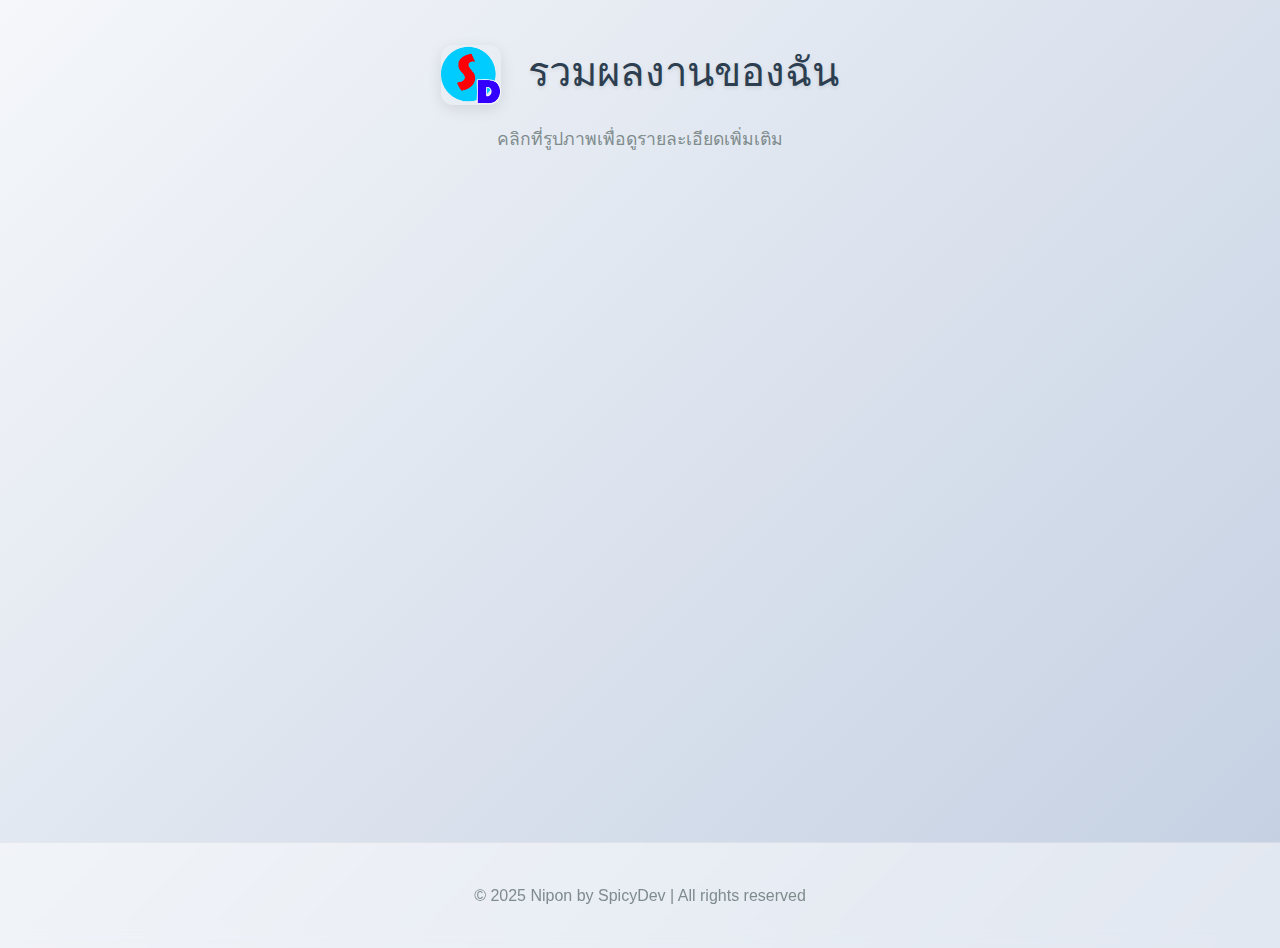
<file: index.html>
<!DOCTYPE html>
<html lang="en">
<head>
    <meta charset="UTF-8">
    <meta name="viewport" content="width=device-width, initial-scale=1.0">
    <title>Project - Me</title>
    <link rel="icon" href="./logo.png">
    <link rel="stylesheet" href="style.css">
</head>
<body>
    <div>
        <div class="header">
            <img class="logo" src="./logo.png" width="60">
            <span class="header>">รวมผลงานของฉัน</span>
        </div>
        <div class="subtitle">
            <p>คลิกที่รูปภาพเพื่อดูรายละเอียดเพิ่มเติม</p>
        </div>
               
        <p></p>
    </div>

    <div class="grid-container">
        <a href="./resume.html" class="grid-item">
            <img src="./resume.png" width="100">
            <h1>Resuma</h1>
            <p class="project-description">
                ประวัติส่วนตัวและประสบการณ์การทำงาน พร้อมด้วยทักษะและความสามารถต่างๆ
            </p>
            <div class="project-tech">
                <span class="tech-tag">..</span>
                <span class="tech-tag">..</span>
                <span class="tech-tag">..</span>
            </div>
        </a>
        
        <a href="./certification.html" class="grid-item">
            <img src="./certification.png" width="100">
            <h1>Certification</h1>
                <p class="project-description">
                    รวมใบประกาศนียบัตรและการรับรองต่างๆ ที่ได้รับจากการเรียนรู้และพัฒนาตนเอง
                </p>
                <div class="project-tech">
                    <span class="tech-tag">HTML</span>
                    <span class="tech-tag">CSS</span>
                    <!-- <span class="tech-tag">..</span> -->
                </div>
        </a>

        <a href="./health-tools.html" class="grid-item">
            <img src="./Health.png" width="100">
            <h1>Health Calculator</h1>
            <p class="project-description">
                เครื่องมือคำนวณด้านสุขภาพ เช่น BMI, การคำนวณแคลอรี่ และเครื่องมือติดตามสุขภาพอื่นๆ
            </p>
            <div class="project-tech">
                <span class="tech-tag">HTML</span>
                <span class="tech-tag">CSS</span>
                <span class="tech-tag">JavaScript</span>
            </div>
        </a>

        <div class="grid-item">
            <br><br>
            <h2>โปรเจกต์ใหม่กำลังพัฒนา ติดตามได้ในเร็วๆ นี้!</h2>
            <br>
        </div>

        

    </div>
    <div class="footer">
        &copy; 2025 Nipon by SpicyDev | All rights reserved
    </div>
    
</body>
</html>
</file>
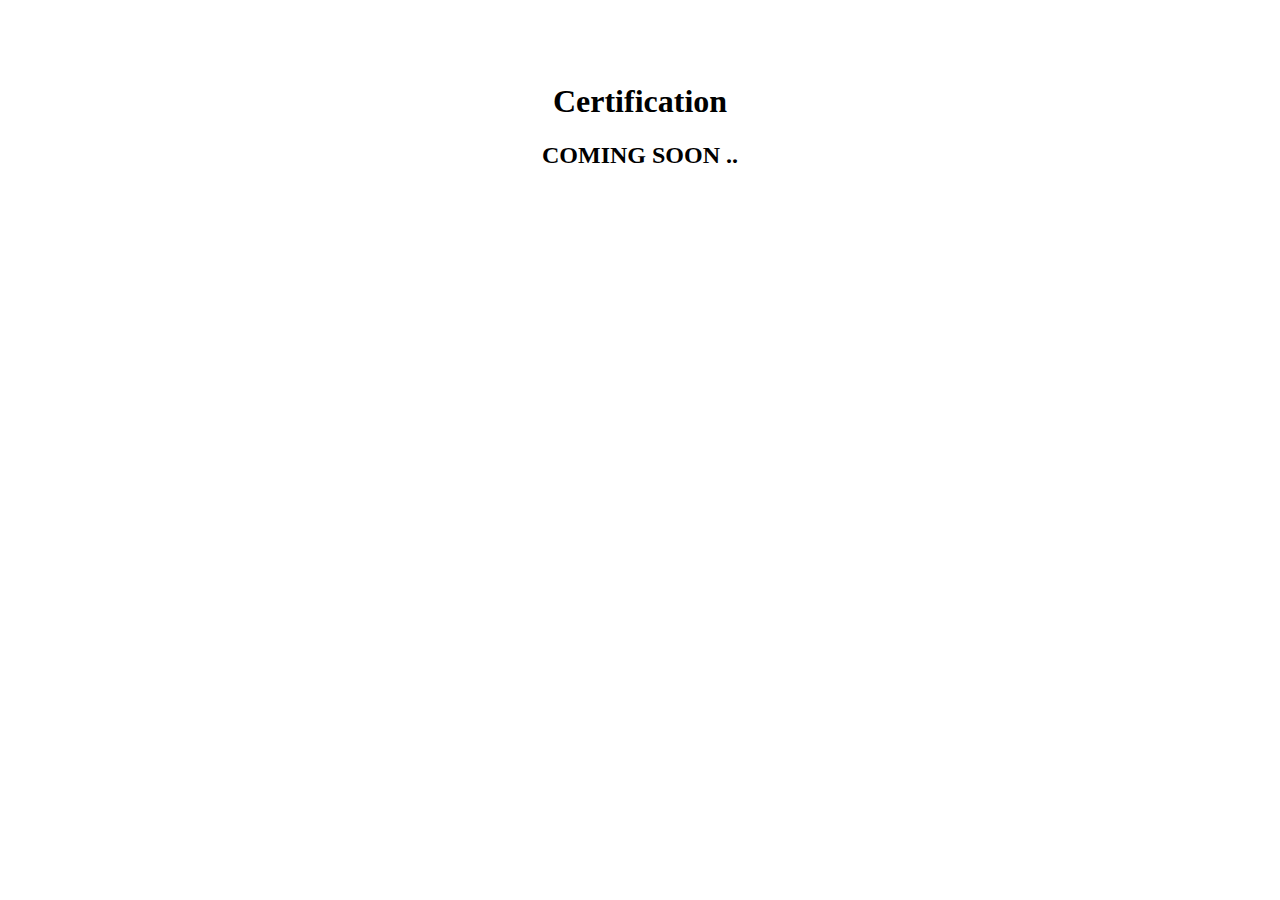
<file: certification.html>
<!DOCTYPE html>
<html lang="en">
<head>
    <meta charset="UTF-8">
    <meta name="viewport" content="width=device-width, initial-scale=1.0">
    <title>Certification - Me</title>
</head>
<body>
    <br><br><br>
    <h1><center>Certification</center></h1>
    <h2><center>COMING SOON ..</center></h2>
    
</body>
</html>
</file>
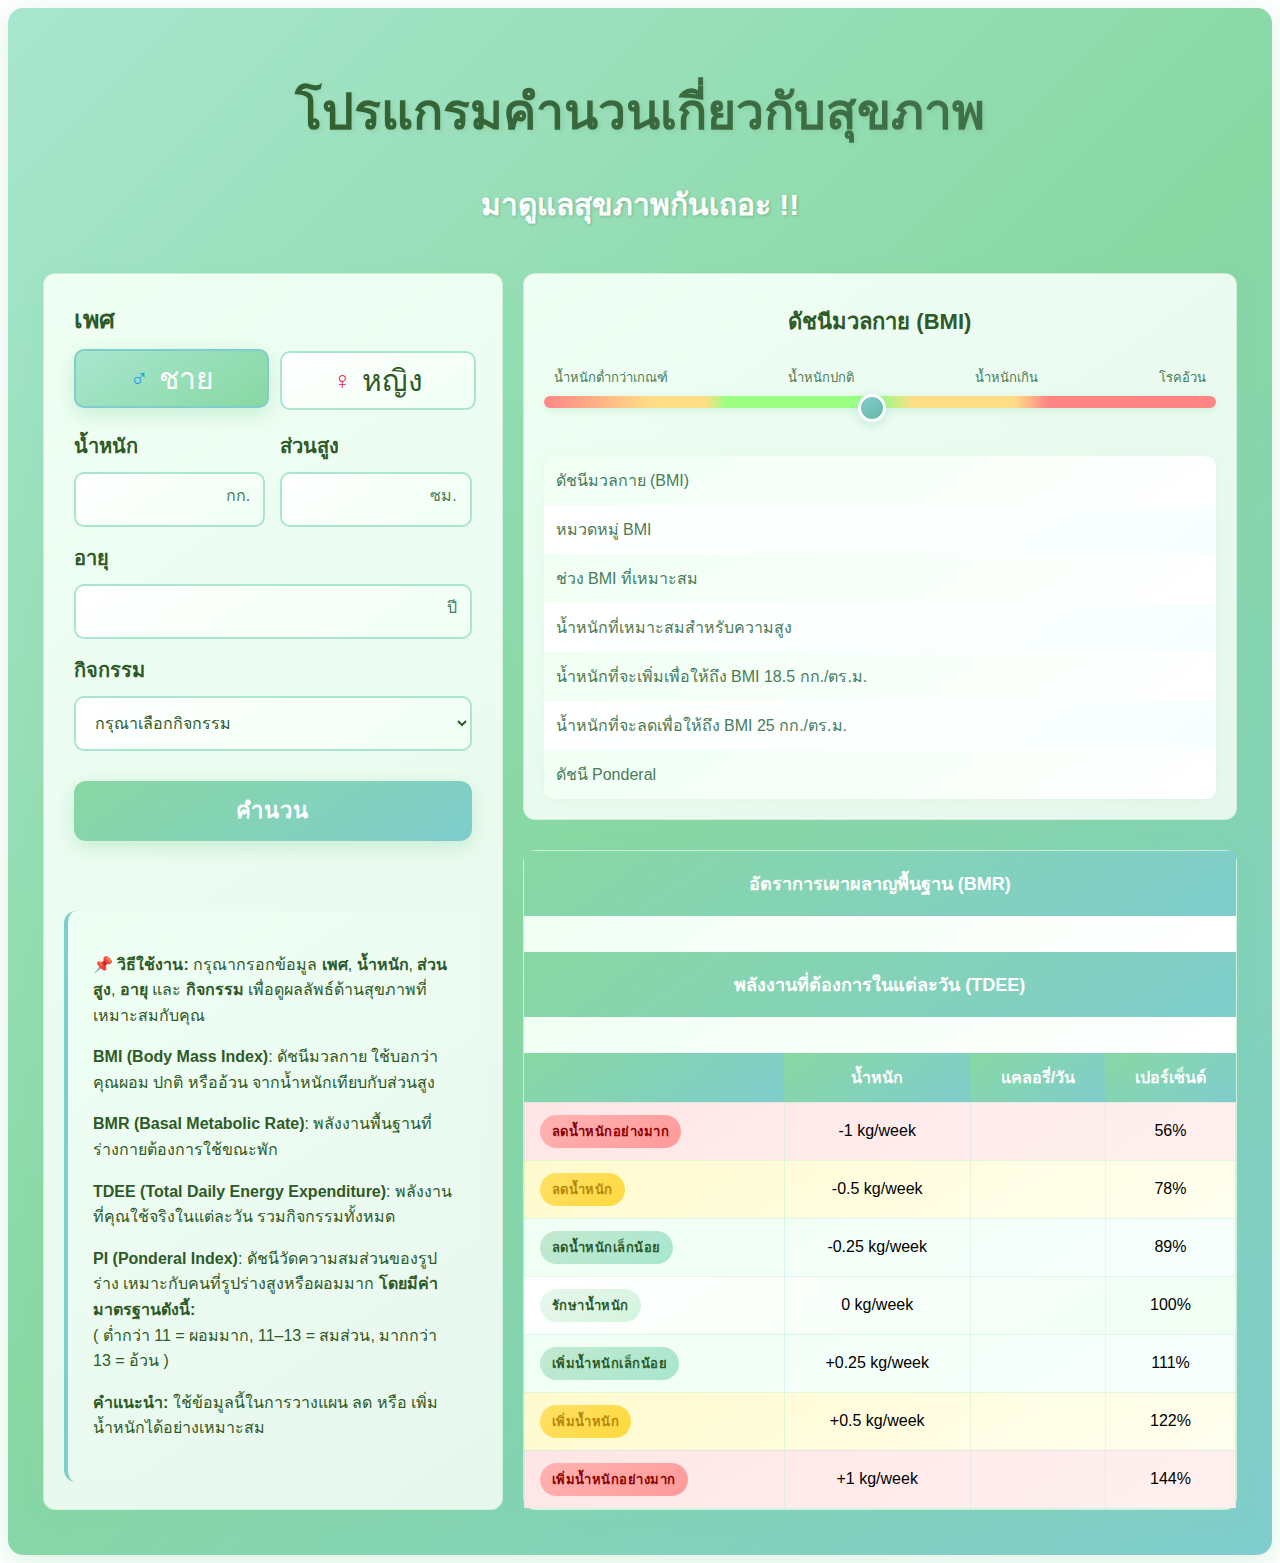
<file: health-tools.html>
<!DOCTYPE html>
<html lang="en">

<head>
    <meta charset="UTF-8">
    <meta name="viewport" content="width=device-width, initial-scale=1.0">
    <title>Health Calculator</title>
    <link rel="stylesheet" href="./health-tools.css">
</head>

<body>
    <div class="header">
        <h1>โปรแกรมคำนวนเกี่ยวกับสุขภาพ</h1>
        <h3>มาดูแลสุขภาพกันเถอะ !!</h3>

        <div class="grid-container">
            <div class="input-container">

                <!-- เลือกเพศ -->
                <div class="calculator-container">
                    <label class="form-label">เพศ</label>
                    <form class="calculator-form">
                        <div class="gender-option">
                            <input type="radio" id="male" name="gender" value="1" checked>
                            <label for="male">
                                <span class="icon icon-male">♂</span> ชาย
                            </label>
                        </div>
                        <div class="gender-option">
                            <input type="radio" id="female" name="gender" value="0">
                            <label for="female">
                                <span class="icon icon-female">♀</span> หญิง
                            </label>
                        </div>
                    </form>
                </div>

                <!-- น้ำหนัก && ส่วนสูง -->
                <div class="weight-height-form">
                    <form class="input-group">
                        <div class="weight-box">
                            <label class="input-label">น้ำหนัก</label>
                            <input type="text" id="weight" inputmode="numeric" pattern="[0-9]*"
                                oninput="this.value = this.value.replace(/[^0-9]/g, '').slice(0, 3)" placeholder=" ">
                            <span class="unit">กก.</span>
                        </div>

                        <div class="height-box">
                            <label class="input-label">ส่วนสูง</label>
                            <input type="text" id="height" inputmode="numeric" pattern="[0-9]*"
                                oninput="this.value = this.value.replace(/[^0-9]/g, '').slice(0, 3)" placeholder=" ">
                            <span class="unit">ซม.</span>
                        </div>

                    </form>
                </div>

                <!-- อายุ -->
                <div class="age-form">
                    <div class="age-box">
                        <label class="input-label">อายุ</label>
                        <input type="text" id="age" inputmode="numeric" pattern="[0-9]*"
                            oninput="this.value = this.value.replace(/[^0-9]/g, '').slice(0, 3)" placeholder=" ">
                        <span class="unit">ปี</span>
                    </div>
                </div>

                <!-- กิจกรรม -->
                <div class="activity-form">
                    <form action=" ">
                        <label class="input-label">กิจกรรม</label>
                        <select id="activity" class="activity-box">
                            <option value=" " disabled selected hidden>กรุณาเลือกกิจกรรม</option>
                            <option value="1.2">นั่งทำงานอยู่กับที่ ไม่ได้ออกกำลังกายเลย</option>
                            <option value="1.375">ออกกำลังกายเบาๆ 1-3 วันต่อสัปดาห์</option>
                            <option value="1.55">ออกกำลังกายปานกลาง 3-5 วันต่อสัปดาห์</option>
                            <option value="1.7">ออกกำลังกายหนัก 6-7 วันต่อสัปดาห์</option>
                            <option value="1.9">ออกกำลังกายอย่างหนักเป็นประจำเพื่อซ้อมในการแข่งขัน</option>
                        </select>
                    </form>
                </div>

                <div class="buttom">
                    <button class="calc" onclick="getActivityValue()">คำนวน</button>
                </div>

                <div class="comment">
                    <p><strong>📌 วิธีใช้งาน:</strong> กรุณากรอกข้อมูล <strong>เพศ</strong>, <strong>น้ำหนัก</strong>,
                        <strong>ส่วนสูง</strong>, <strong>อายุ</strong> และ <strong>กิจกรรม</strong>
                        เพื่อดูผลลัพธ์ด้านสุขภาพที่เหมาะสมกับคุณ
                    </p>
                    <p><strong>BMI (Body Mass Index)</strong>: ดัชนีมวลกาย ใช้บอกว่าคุณผอม ปกติ หรืออ้วน
                        จากน้ำหนักเทียบกับส่วนสูง</p>
                    <p><strong>BMR (Basal Metabolic Rate)</strong>: พลังงานพื้นฐานที่ร่างกายต้องการใช้ขณะพัก</p>
                    <p><strong>TDEE (Total Daily Energy Expenditure)</strong>: พลังงานที่คุณใช้จริงในแต่ละวัน
                        รวมกิจกรรมทั้งหมด</p>
                    <p><strong>PI (Ponderal Index)</strong>: ดัชนีวัดความสมส่วนของรูปร่าง
                        เหมาะกับคนที่รูปร่างสูงหรือผอมมาก <strong>โดยมีค่ามาตรฐานดังนี้:</strong><br> ( ต่ำกว่า 11 =
                        ผอมมาก, 11–13 = สมส่วน, มากกว่า 13 = อ้วน )</p>
                    <p><strong>คำแนะนำ:</strong> ใช้ข้อมูลนี้ในการวางแผน ลด หรือ เพิ่ม น้ำหนักได้อย่างเหมาะสม</p>


                </div>


            </div>



            <div class="right-column">
                <!-- bmi -->
                <div class="bmi-container">
                    <h2 class="bmi-header">ดัชนีมวลกาย (BMI)</h2>

                    <div class="categories">
                        <div class="category">น้ำหนักต่ำกว่าเกณฑ์</div>
                        <div class="category">น้ำหนักปกติ</div>
                        <div class="category">น้ำหนักเกิน</div>
                        <div class="category">โรคอ้วน</div>
                    </div>

                    <div class="progress-container">
                        <div class="progress-bar"></div>
                        <div class="progress-indicator" id="bmiPointer"></div>
                    </div>

                    <table class="bmi-table">
                        <tr>
                            <td class="label-cell">ดัชนีมวลกาย (BMI)</td>
                            <td class="value-cell"><span id="bmi"></span></td>
                        </tr>
                        <tr>
                            <td class="label-cell">หมวดหมู่ BMI</td>
                            <td class="value-cell"><span id="bmiID"></span></td>
                        </tr>
                        <tr>
                            <td class="label-cell">ช่วง BMI ที่เหมาะสม</td>
                            <td class="value-cell"><span id="bmiGood"></span></td>
                        </tr>
                        <tr>
                            <td class="label-cell">น้ำหนักที่เหมาะสมสำหรับความสูง</td>
                            <td class="value-cell"><span id="weightGood"></span></td>
                        </tr>
                        <tr>
                            <td class="label-cell">น้ำหนักที่จะเพิ่มเพื่อให้ถึง BMI 18.5 กก./ตร.ม.</td>
                            <td class="value-cell"><span id="weight-Gain"></span> </td>
                        </tr>
                        <tr>
                            <td class="label-cell">น้ำหนักที่จะลดเพื่อให้ถึง BMI 25 กก./ตร.ม.</td>
                            <td class="value-cell"><span id="weight-Lose"></span> </td>
                        </tr>
                        <tr>
                            <td class="label-cell">ดัชนี Ponderal</td>
                            <td class="value-cell"><span id="piStatus"></span> </td>
                        </tr>
                    </table>
                </div>

                <!-- tdee -->
                <div class="tdee-container">
                    <div class="tdee-header">
                        อัตราการเผาผลาญพื้นฐาน (BMR)
                    </div>

                    <div class="tdee-value">
                        <span id="bmr"></span>
                    </div>

                    <div class="tdee-header">
                        พลังงานที่ต้องการในแต่ละวัน (TDEE)
                    </div>

                    <div class="tdee-value">
                        <span id="tdee"></span>
                    </div>

                    <table class="tdee-table">
                        <thead>
                            <tr>
                                <th> </th>
                                <th>น้ำหนัก</th>
                                <th>แคลอรี่/วัน</th>
                                <th>เปอร์เซ็นต์</th>
                            </tr>
                        </thead>
                        <tbody>
                            <tr>
                                <td class="goal-cell">
                                    <span class="goal-badge reduce-severe">ลดน้ำหนักอย่างมาก</span>
                                </td>
                                <td>-1 kg/week</td>
                                <td><span id="tdee1"></span></td>
                                <td>56%</td>
                            </tr>
                            <tr>
                                <td class="goal-cell">
                                    <span class="goal-badge reduce-moderate">ลดน้ำหนัก</span>
                                </td>
                                <td>-0.5 kg/week</td>
                                <td><span id="tdee2"></span></td>
                                <td>78%</td>
                            </tr>
                            <tr>
                                <td class="goal-cell">
                                    <span class="goal-badge reduce-light">ลดน้ำหนักเล็กน้อย</span>
                                </td>
                                <td>-0.25 kg/week</td>
                                <td><span id="tdee3"></span></td>
                                <td>89%</td>
                            </tr>
                            <tr>
                                <td class="goal-cell">
                                    <span class="goal-badge maintain">รักษาน้ำหนัก</span>
                                </td>
                                <td>0 kg/week</td>
                                <td><span id="tdee4"></span></td>
                                <td>100%</td>
                            </tr>
                            <tr>
                                <td class="goal-cell">
                                    <span class="goal-badge increase-light">เพิ่มน้ำหนักเล็กน้อย</span>
                                </td>
                                <td>+0.25 kg/week</td>
                                <td><span id="tdee5"></span></td>
                                <td>111%</td>
                            </tr>
                            <tr>
                                <td class="goal-cell">
                                    <span class="goal-badge increase-moderate">เพิ่มน้ำหนัก</span>
                                </td>
                                <td>+0.5 kg/week</td>
                                <td><span id="tdee6"></span></td>
                                <td>122%</td>
                            </tr>
                            <tr>
                                <td class="goal-cell">
                                    <span class="goal-badge increase-severe">เพิ่มน้ำหนักอย่างมาก</span>
                                </td>
                                <td>+1 kg/week</td>
                                <td><span id="tdee7"></span></td>
                                <td>144%</td>
                            </tr>
                        </tbody>
                    </table>
                </div>
            </div>
        </div>
    </div>
    <script src="./health-tools.js"></script>
</body>

</html>
</file>
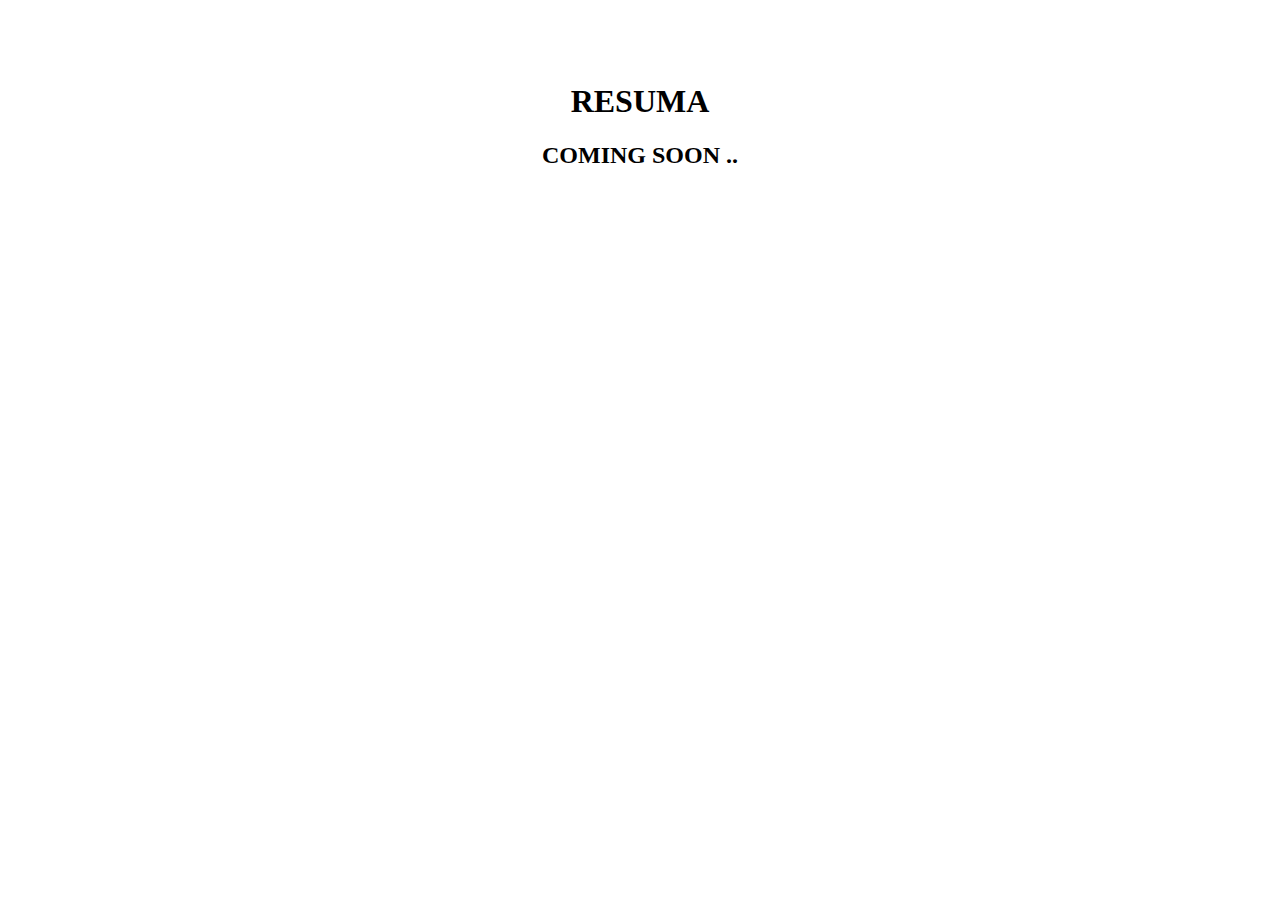
<file: resume.html>
<!DOCTYPE html>
<html lang="en">
<head>
    <meta charset="UTF-8">
    <meta name="viewport" content="width=device-width, initial-scale=1.0">
    <title>Resume - Me</title>
</head>
<body>
    <br><br><br>
    <h1><center>RESUMA</center></h1>
    <h2><center>COMING SOON ..</center></h2>
    
    
</body>
</html>
</file>
<file: style.css>
* {
    margin: 0;
    padding: 0;
    box-sizing: border-box;
}

body {
    font-family: 'Segoe UI', Tahoma, Geneva, Verdana, sans-serif;
    background: linear-gradient(135deg, #f5f7fa 0%, #c3cfe2 100%);
    min-height: 100vh;
    color: #333;
    line-height: 1.6;
}

.logo {
    width: 60px;
    height: 60px;
    vertical-align: middle;
    margin-right: 15px;
    border-radius: 12px;
    box-shadow: 0 4px 15px rgba(0,0,0,0.1);
    transition: transform 0.3s ease;
}

.logo:hover {
    transform: scale(1.05);
}

.header {
    text-align: center;
    font-size: 2.5rem;
    margin: 40px 0 20px;
    color: #2c3e50;
    font-weight: 300;
    text-shadow: 0 2px 4px rgba(0,0,0,0.1);
}

.subtitle {
    text-align: center;
    margin-bottom: 50px;
    color: #7f8c8d;
    font-size: 1.1rem;
    font-weight: 300;
}

.grid-container {
    display: grid;
    grid-template-columns: repeat(auto-fit, minmax(280px, 1fr));
    grid-gap: 25px;
    max-width: 1000px;
    margin: 0 auto;
    padding: 0 20px;
}

.grid-item {
    background: white;
    border-radius: 15px;
    padding: 30px 25px;
    text-decoration: none;
    color: #2c3e50;
    cursor: pointer;
    box-shadow: 0 8px 25px rgba(0,0,0,0.08);
    display: flex;
    flex-direction: column;
    align-items: center;
    text-align: center;
    transition: all 0.3s ease;
    border: 1px solid rgba(0,0,0,0.05);
    position: relative;
    overflow: hidden;
}

.grid-item::before {
    content: '';
    position: absolute;
    top: 0;
    left: 0;
    right: 0;
    height: 4px;
    background: linear-gradient(90deg, #667eea, #764ba2);
    transform: scaleX(0);
    transition: transform 0.3s ease;
}

.grid-item:hover::before {
    transform: scaleX(1);
}

.grid-item:hover {
    transform: translateY(-8px);
    box-shadow: 0 15px 40px rgba(0,0,0,0.12);
    background: #fafbfc;
}

.grid-item img {
    width: 80px;
    height: 80px;
    margin-bottom: 20px;
    border-radius: 12px;
    transition: transform 0.3s ease;
}

.grid-item:hover img {
    transform: scale(1.1);
}

h1 {
    font-size: 1.5rem;
    font-weight: 600;
    color: #2c3e50;
    margin: 0;
}

h2 {
    font-size: 1.3rem;
    color: #34495e;
    font-weight: 500;
    margin: 10px 0;
}

/* Coming Soon Styling */
.grid-item:nth-child(4) {
    background: linear-gradient(135deg, #f8f9fa, #e9ecef);
    border: 2px dashed #adb5bd;
    color: #6c757d;
}

.grid-item:nth-child(4):hover {
    background: linear-gradient(135deg, #f1f3f4, #e9ecef);
    transform: translateY(-5px);
}

.grid-item:nth-child(4) h2 {
    color: #6c757d;
    font-style: italic;
}

@media (max-width: 768px) {
    .header {
        font-size: 2rem;
        margin: 30px 0 15px;
    }
    
    .grid-container {
        grid-template-columns: 1fr;
        padding: 0 15px;
    }
    
    .grid-item {
        padding: 25px 20px;
    }
    
    .logo {
        width: 50px;
        height: 50px;
        margin-right: 10px;
    }
}

@media (max-width: 480px) {
    .header {
        font-size: 1.8rem;
    }
    
    .subtitle {
        font-size: 1rem;
        padding: 0 15px;
    }
    
    .grid-item {
        padding: 20px 15px;
    }
    
    .grid-item img {
        width: 60px;
        height: 60px;
    }
    
    h1 {
        font-size: 1.3rem;
    }
}

.footer {
    text-align: center;
    padding: 40px 20px;
    margin-top: 60px;
    color: #7f8c8d;
    background: rgba(255,255,255,0.5);
    backdrop-filter: blur(10px);
    border-top: 1px solid rgba(0,0,0,0.05);
}

/* Subtle hover effects for better UX */
.grid-item {
    transition: all 0.3s cubic-bezier(0.25, 0.8, 0.25, 1);
}

/* Clean focus states for accessibility */
.grid-item:focus {
    outline: 3px solid #667eea;
    outline-offset: 2px;
}

/* Smooth page load animation */
.grid-item {
    opacity: 0;
    animation: fadeInUp 0.6s ease forwards;
}

.grid-item:nth-child(1) { animation-delay: 0.1s; }
.grid-item:nth-child(2) { animation-delay: 0.2s; }
.grid-item:nth-child(3) { animation-delay: 0.3s; }
.grid-item:nth-child(4) { animation-delay: 0.4s; }

@keyframes fadeInUp {
    from {
        opacity: 0;
        transform: translateY(30px);
    }
    to {
        opacity: 1;
        transform: translateY(0);
    }
}

.project-title {
    font-size: 1.8rem;
    font-weight: 600;
    margin-bottom: 15px;
    color: #2c3e50;
}

.project-tech {
    display: flex;
    flex-wrap: wrap;
    gap: 8px;
    justify-content: center;
    margin-top: 20px;
}

.tech-tag {
    background: linear-gradient(45deg, #667eea, #764ba2);
    color: white;
    padding: 4px 12px;
    border-radius: 20px;
    font-size: 0.8rem;
    font-weight: 500;
}
</file>
<file: health-tools.css>
.header {
    font-family: 'Segoe UI', Tahoma, Geneva, Verdana, sans-serif;
    max-width: 1500px;
    margin: 0 auto;
    border-radius: 15px;
    padding-top: 30px;
    padding-bottom: 30px;
    background: linear-gradient(135deg, #a8e6cf 0%, #88d8a3 50%, #7fcdcd 100%);
    box-shadow: 0 8px 32px rgba(136, 216, 163, 0.3);
}

h1 {
    font-size: 50px;
    text-align: center;
    background: linear-gradient(45deg, #2d5a27, #4a7c59);
    -webkit-background-clip: text;
    -webkit-text-fill-color: transparent;
    background-clip: text;
    text-shadow: 2px 2px 4px rgba(45, 90, 39, 0.1);
    margin-bottom: 10px;
}

h2 {
    font-size: 30px;
    text-align: center;
    color: #2d5a27;
}

h3 {
    font-size: 30px;
    text-align: center;
    color: #ffffff;
    text-shadow: 1px 1px 3px rgba(45, 90, 39, 0.3);
}

.grid-container {
    display: grid;
    grid-template-columns: 1fr 1.5fr;
    gap: 10px;
    padding: 15px;
    align-items: stretch;
}

.input-container {
    background: linear-gradient(145deg, #f0fff4, #e8f7ed);
    border-radius: 12px;
    box-shadow: 0 4px 20px rgba(136, 216, 163, 0.2);
    overflow: hidden;
    margin-left: 20px;
    margin-right: 10px;
    border: 1px solid rgba(136, 216, 163, 0.3);
}

.right-column {
    display: flex;
    flex-direction: column;
}

/* ********* male && female ********* */

.calculator-form {
    display: grid;
    grid-template-columns: 1fr 1fr;
    gap: 15px;
    margin-left: 30px;
    margin-right: 30px;
}

.calculator-form>div {
    color: #2d5a27;
    padding: 0px;
    font-size: 30px;
}

.form-label {
    display: block;
    margin-bottom: 12px;
    color: #2d5a27;
    font-size: 25px;
    font-weight: 600;
    margin-top: 25px;
    margin-left: 30px;
    margin-right: 30px;
}

.gender-select {
    position: relative;
    display: inline-block;
}

.gender-select input {
    width: 100%;
    height: 50px;
    font-size: 30px;
    text-align: center;
    border: 2px solid #a8e6cf;
    border-radius: 10px;
    box-sizing: border-box;
    background: linear-gradient(145deg, #ffffff, #f0fff4);
}

.gender-select .icon icon-male {
    position: absolute;
    top: 52%;
    right: 10px;
    color: #4a7c59;
    font-size: 25px;
    pointer-events: none;
}

.gender-select .icon icon-female {
    position: absolute;
    top: 52%;
    right: 10px;
    color: #4a7c59;
    font-size: 25px;
    pointer-events: none;
}

.gender-option input[type="radio"] {
    position: absolute;
    opacity: 0;
    width: 0;
    height: 0;
}

.gender-option label {
    position: relative;
    display: flex;
    align-items: center;
    justify-content: center;
    width: 100%;
    height: 55px;
    background: linear-gradient(145deg, #ffffff, #f0fff4);
    border: 2px solid #a8e6cf;
    border-radius: 10px;
    cursor: pointer;
    transition: all 0.3s ease;
    color: #2d5a27;
    text-align: center;
    font-weight: 500;
}

.gender-option input[type="radio"]:checked+label {
    background: linear-gradient(145deg, #a8e6cf, #88d8a3);
    border-color: #7fcdcd;
    color: #ffffff;
    transform: translateY(-2px);
    box-shadow: 0 6px 20px rgba(136, 216, 163, 0.4);
}

.icon {
    margin-right: 10px;
    font-size: 25px;
}

.icon-male {
    color: #2196f3;
}

.icon-female {
    color: #e91e63;
}

@media (max-width: 600px) {
    .grid-container {
        grid-template-columns: 1fr;
    }
}

/* ******* weight && height ******* */

.input-group {
    display: grid;
    grid-template-columns: auto auto;
    gap: 15px;
    margin-top: 20px;
    margin-left: 30px;
    margin-right: 30px;
}

.input-group>div {
    color: #2d5a27;
    padding: 0px;
    font-size: 30px;
}

.input-label {
    display: block;
    margin-bottom: 10px;
    color: #2d5a27;
    font-size: 20px;
    font-weight: 600;
}

.weight-box {
    position: relative;
    display: inline-block;
}

.weight-box input {
    width: 100%;
    height: 55px;
    font-size: 18px;
    text-align: center;
    border: 2px solid #a8e6cf;
    border-radius: 10px;
    box-sizing: border-box;
    background: linear-gradient(145deg, #ffffff, #f0fff4);
    transition: all 0.3s ease;
    padding-right: 40px;
}

.weight-box input:focus {
    outline: none;
    border-color: #7fcdcd;
    box-shadow: 0 0 15px rgba(127, 205, 205, 0.3);
    transform: translateY(-1px);
}

.weight-box .unit {
    position: absolute;
    top: 68%;
    right: 15px;
    transform: translateY(-50%);
    color: #4a7c59;
    font-size: 16px;
    font-weight: 500;
    pointer-events: none;
}

.height-box {
    position: relative;
    display: inline-block;
}

.height-box input {
    width: 100%;
    height: 55px;
    font-size: 18px;
    text-align: center;
    border: 2px solid #a8e6cf;
    border-radius: 10px;
    box-sizing: border-box;
    background: linear-gradient(145deg, #ffffff, #f0fff4);
    transition: all 0.3s ease;
    padding-right: 40px;
}

.height-box input:focus {
    outline: none;
    border-color: #7fcdcd;
    box-shadow: 0 0 15px rgba(127, 205, 205, 0.3);
    transform: translateY(-1px);
}

.height-box .unit {
    position: absolute;
    top: 68%;
    right: 15px;
    transform: translateY(-50%);
    color: #4a7c59;
    font-size: 16px;
    font-weight: 500;
    pointer-events: none;
}

/* ******* age ******* */

.age-form {
    display: grid;
    grid-template-columns: auto;
    gap: 15px;
    margin-top: 15px;
    margin-left: 30px;
    margin-right: 30px;
}

.age-form>div {
    color: #2d5a27;
    padding: 0px;
    font-size: 30px;
}

.age-box {
    position: relative;
    display: inline-block;
}

.age-box input {
    width: 100%;
    height: 55px;
    font-size: 18px;
    text-align: center;
    border: 2px solid #a8e6cf;
    border-radius: 10px;
    box-sizing: border-box;
    background: linear-gradient(145deg, #ffffff, #f0fff4);
    transition: all 0.3s ease;
    padding-right: 40px;
}

.age-box input:focus {
    outline: none;
    border-color: #7fcdcd;
    box-shadow: 0 0 15px rgba(127, 205, 205, 0.3);
    transform: translateY(-1px);
}

.age-box .unit {
    position: absolute;
    top: 68%;
    right: 15px;
    transform: translateY(-50%);
    color: #4a7c59;
    font-size: 16px;
    font-weight: 500;
    pointer-events: none;
}

/* ******* activity ******* */

.activity-form {
    display: grid;
    grid-template-columns: auto;
    gap: 15px;
    margin-top: 15px;
    margin-left: 30px;
    margin-right: 30px;
}

.activity-form>form {
    color: #2d5a27;
    padding: 0px;
    font-size: 30px;
}

.activity-box {
    position: relative;
    display: inline-block;
    width: 100%;
    height: 55px;
    font-size: 16px;
    border: 2px solid #a8e6cf;
    border-radius: 10px;
    box-sizing: border-box;
    background: linear-gradient(145deg, #ffffff, #f0fff4);
    padding: 0 15px;
    color: #2d5a27;
    transition: all 0.3s ease;
}

.activity-box:focus {
    outline: none;
    border-color: #7fcdcd;
    box-shadow: 0 0 15px rgba(127, 205, 205, 0.3);
}

.activity-box option {
    border: 1px solid #a8e6cf;
    border-radius: 8px;
    box-sizing: border-box;
    background-color: #ffffff;
    color: #2d5a27;
}

/* ******** button ******** */
.buttom {
    height: 100px;
    text-align: center;
    border-radius: 8px;
    margin-top: 30px;
    margin-left: 30px;
    margin-right: 30px;
    margin-bottom: 30px;
}

.calc {
    font-size: 22px;
    font-weight: 600;
    position: relative;
    display: inline-block;
    align-items: center;
    justify-content: center;
    width: 100%;
    height: 60px;
    background: linear-gradient(145deg, #88d8a3, #7fcdcd);
    border: none;
    border-radius: 12px;
    cursor: pointer;
    transition: all 0.3s ease;
    color: #ffffff;
    text-align: center;
    text-transform: uppercase;
    letter-spacing: 1px;
    box-shadow: 0 6px 20px rgba(136, 216, 163, 0.4);
}

.calc:hover {
    transform: translateY(-3px);
    box-shadow: 0 8px 25px rgba(136, 216, 163, 0.5);
    background: linear-gradient(145deg, #7fcdcd, #6bb6a3);
}

/* ********* comment ************ */
.comment {
    color: #2d5a27;
    font-size: 16px;
    line-height: 1.6;
    padding: 25px;
    background: linear-gradient(145deg, #f0fff4, #e8f7ed);
    margin: 20px;
    border-radius: 12px;
    border-left: 4px solid #7fcdcd;
}

/* ************* Group BMI ************* */

.bmi-container {
    flex: 1;
    background: linear-gradient(145deg, #f0fff4, #e8f7ed);
    border-radius: 12px;
    padding: 20px;
    margin-bottom: 20px;
    margin-right: 20px;
    box-shadow: 0 4px 20px rgba(136, 216, 163, 0.2);
    border: 1px solid rgba(136, 216, 163, 0.3);
}

.bmi-header {
    text-align: center;
    color: #2d5a27;
    margin-top: 0;
    padding: 10px 0;
    font-size: 22px;
    font-weight: bold;
}

.categories {
    display: flex;
    justify-content: space-between;
    margin-bottom: 8px;
    padding: 0 10px;
}

.category {
    text-align: center;
    font-size: 13px;
    color: #4a7c59;
    font-weight: 500;
}

.progress-container {
    position: relative;
    height: 40px;
    margin-bottom: 20px;
}

.progress-bar {
    width: 100%;
    height: 12px;
    border-radius: 8px;
    background: linear-gradient(90deg,
            #ff8686 0,
            #ffdd84 16%,
            #ffdd84 24%,
            #9cff84 27%,
            #9cff84 50%,
            #ffdd86 55%,
            #ffdd86 70%,
            #ff8585 75%,
            #ff8585 100%);
    box-shadow: 0 2px 8px rgba(136, 216, 163, 0.3);
}

.progress-indicator {
    position: absolute;
    top: -2px;
    width: 22px;
    height: 22px;
    background: linear-gradient(145deg, #7fcdcd, #6bb6a3);
    border-radius: 50%;
    transform: translateX(-50%);
    left: 48.8%;
    border: 3px solid #ffffff;
    box-shadow: 0 3px 12px rgba(127, 205, 205, 0.4);
}

.bmi-table {
    width: 100%;
    border-collapse: collapse;
    border-radius: 10px;
    overflow: hidden;
    box-shadow: 0 2px 15px rgba(136, 216, 163, 0.1);
}

.bmi-table td {
    padding: 12px;
    border: none;
}

.bmi-table tr:nth-child(odd) {
    background: linear-gradient(145deg, #f0fff4, #ffffff);
}

.bmi-table tr:nth-child(even) {
    background: linear-gradient(145deg, #ffffff, #f7fffe);
}

.label-cell {
    width: 60%;
    color: #4a7c59;
    font-weight: 500;
}

.value-cell {
    font-weight: bold;
    color: #2d5a27;
}

/* ************* Group TDEE ************* */

.tdee-container {
    flex: 1;
    border-radius: 12px;
    overflow: visible;
    box-shadow: 0 4px 20px rgba(136, 216, 163, 0.15);
    margin-top: 10px;
    margin-right: 20px;
    background: linear-gradient(145deg, #f0fff4, #e8f7ed);
    border: 1px solid rgba(136, 216, 163, 0.3);
}

.tdee-header {
    background: linear-gradient(145deg, #88d8a3, #7fcdcd);
    color: #ffffff;
    text-align: center;
    padding: 18px;
    font-size: 18px;
    font-weight: bold;
}

.tdee-value {
    background: linear-gradient(145deg, #f0fff4, #ffffff);
    padding: 18px;
    text-align: center;
    font-size: 25px;
    color: #2d5a27;
    font-weight: 700;
}

.tdee-table {
    width: 100%;
    border-collapse: collapse;
}

.tdee-table th {
    background: linear-gradient(145deg, #88d8a3, #7fcdcd);
    color: #ffffff;
    text-align: center;
    padding: 12px 8px;
    font-weight: bold;
    border: none;
}

.tdee-table td {
    padding: 12px 10px;
    text-align: center;
    border: 1px solid rgba(168, 230, 207, 0.3);
}

.tdee-table .goal-cell {
    text-align: left;
    padding-left: 15px;
}

.goal-badge {
    display: inline-block;
    padding: 6px 12px;
    border-radius: 20px;
    font-size: 13px;
    font-weight: 600;
    text-transform: uppercase;
    letter-spacing: 0.5px;
}

.reduce-severe {
    background: linear-gradient(145deg, #ffb3b3, #ff9999);
    color: #8b0000;
}

.reduce-moderate {
    background: linear-gradient(145deg, #ffe066, #ffd93d);
    color: #b8860b;
}

.reduce-light {
    background: linear-gradient(145deg, #c3e9d0, #a8e6cf);
    color: #2d5a27;
}

.maintain {
    background: linear-gradient(145deg, #e8f7ed, #d4f4dd);
    color: #2d5a27;
}

.increase-light {
    background: linear-gradient(145deg, #c3e9d0, #a8e6cf);
    color: #2d5a27;
}

.increase-moderate {
    background: linear-gradient(145deg, #ffe066, #ffd93d);
    color: #b8860b;
}

.increase-severe {
    background: linear-gradient(145deg, #ffb3b3, #ff9999);
    color: #8b0000;
}

.tdee-table tr:nth-child(1) {
    background: linear-gradient(145deg, #ffe6e6, #fff0f0);
}

.tdee-table tr:nth-child(2) {
    background: linear-gradient(145deg, #fffacd, #fffff0);
}

.tdee-table tr:nth-child(3) {
    background: linear-gradient(145deg, #f0fff4, #f7fffe);
}

.tdee-table tr:nth-child(4) {
    background: linear-gradient(145deg, #ffffff, #f0fff4);
}

.tdee-table tr:nth-child(5) {
    background: linear-gradient(145deg, #f0fff4, #f7fffe);
}

.tdee-table tr:nth-child(6) {
    background: linear-gradient(145deg, #fffacd, #fffff0);
}

.tdee-table tr:nth-child(7) {
    background: linear-gradient(145deg, #ffe6e6, #fff0f0);
}
</file>
